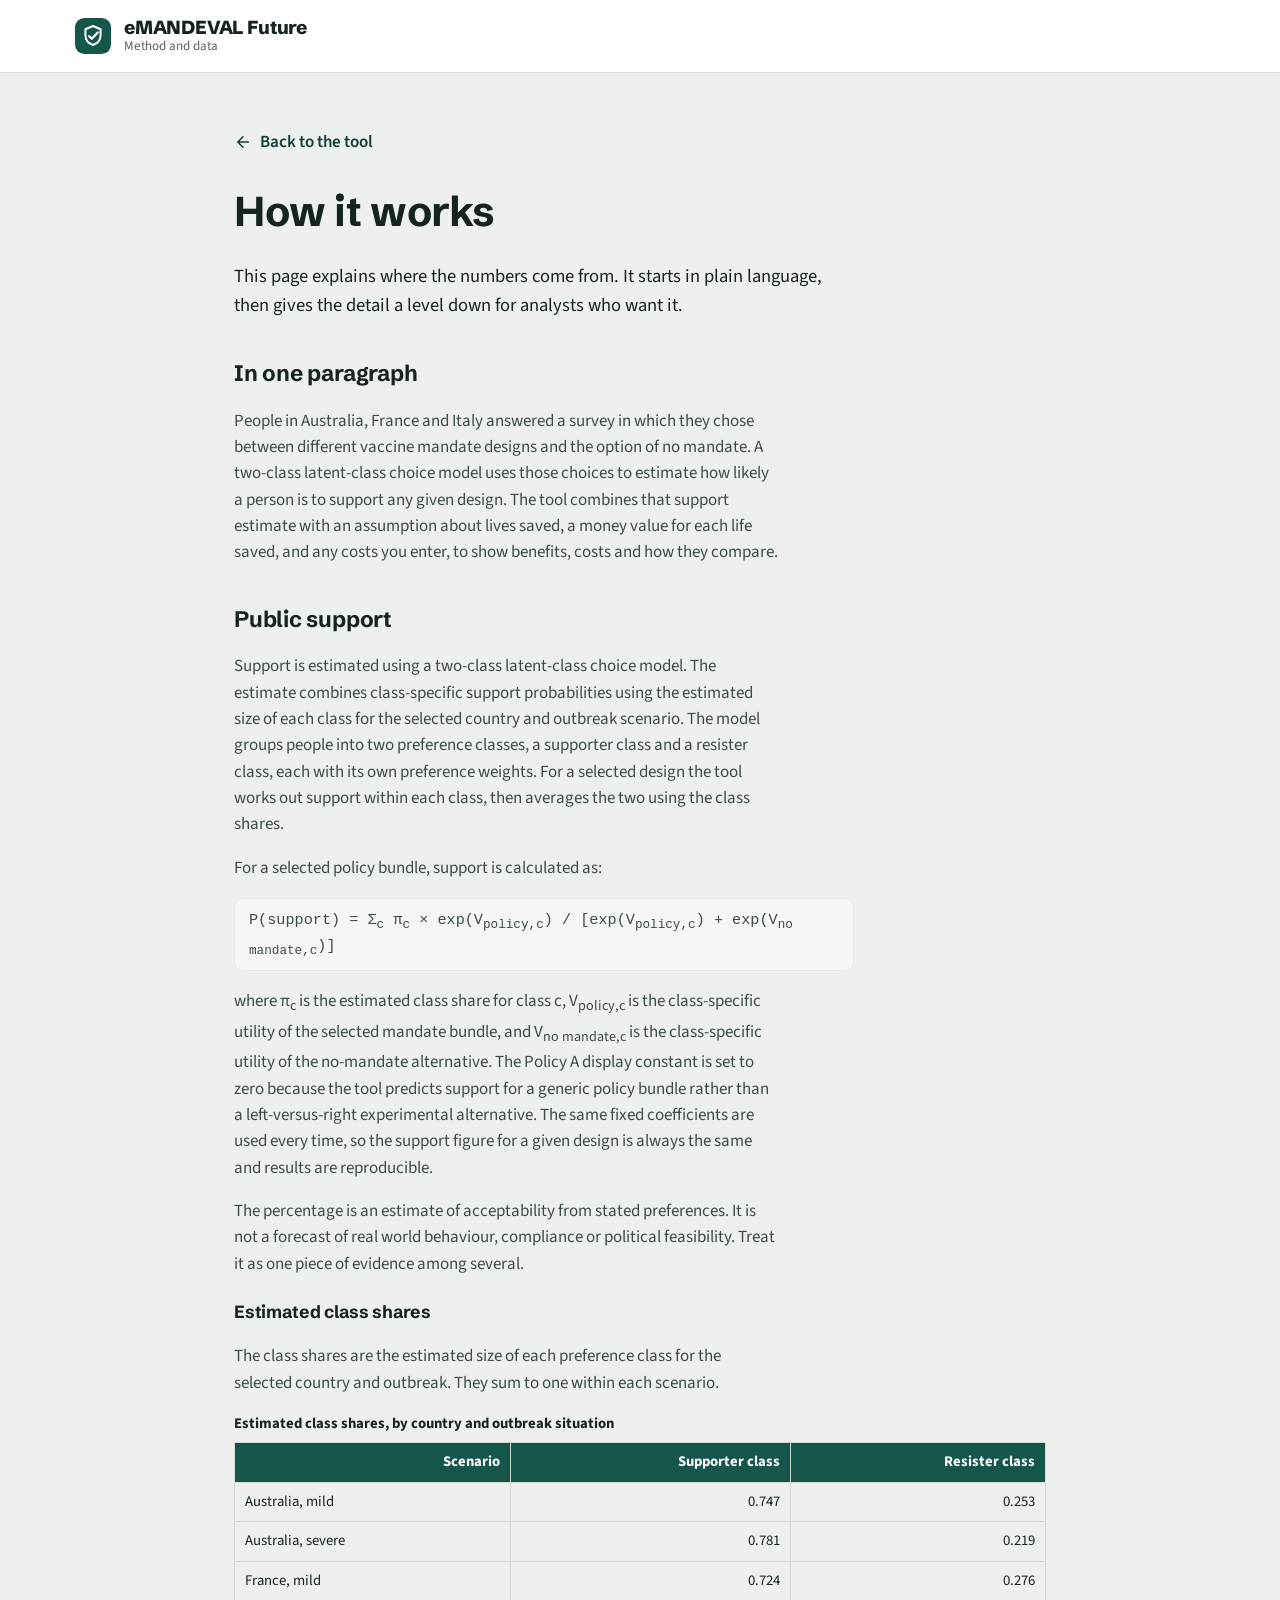
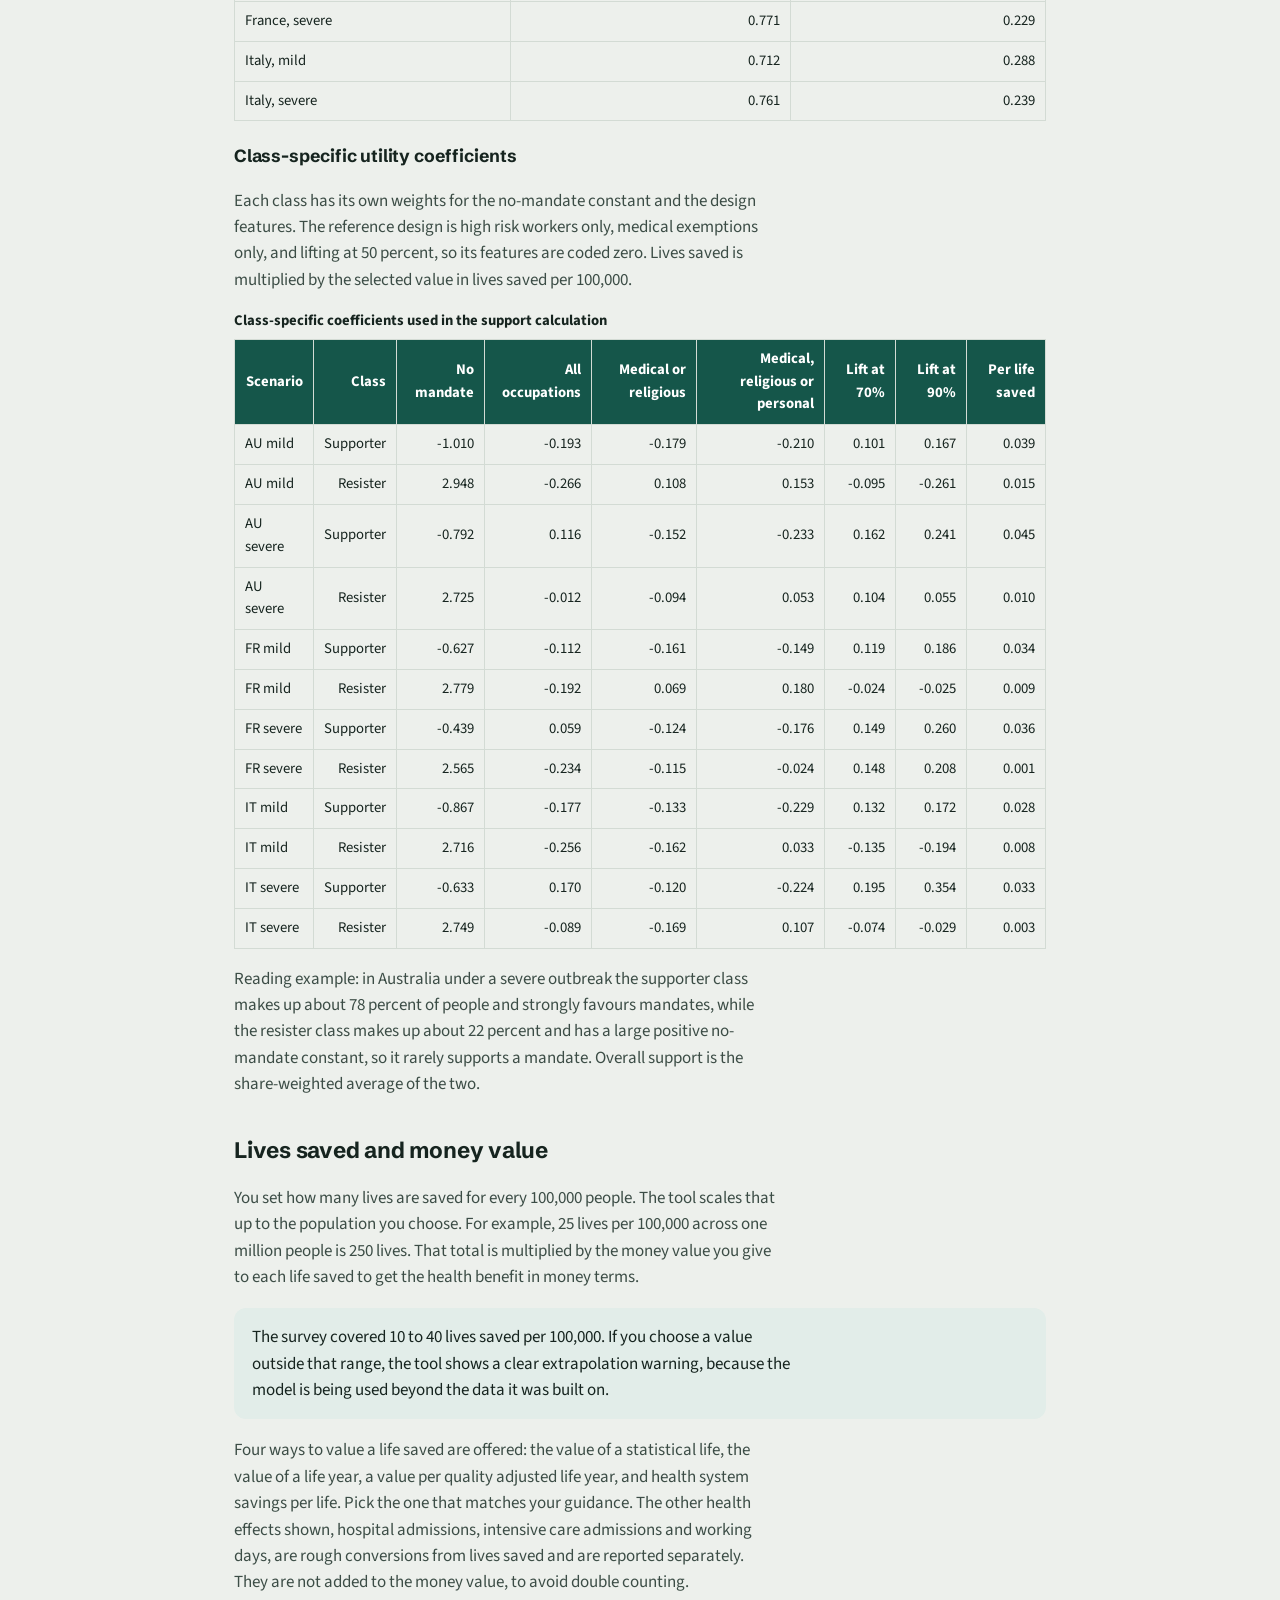
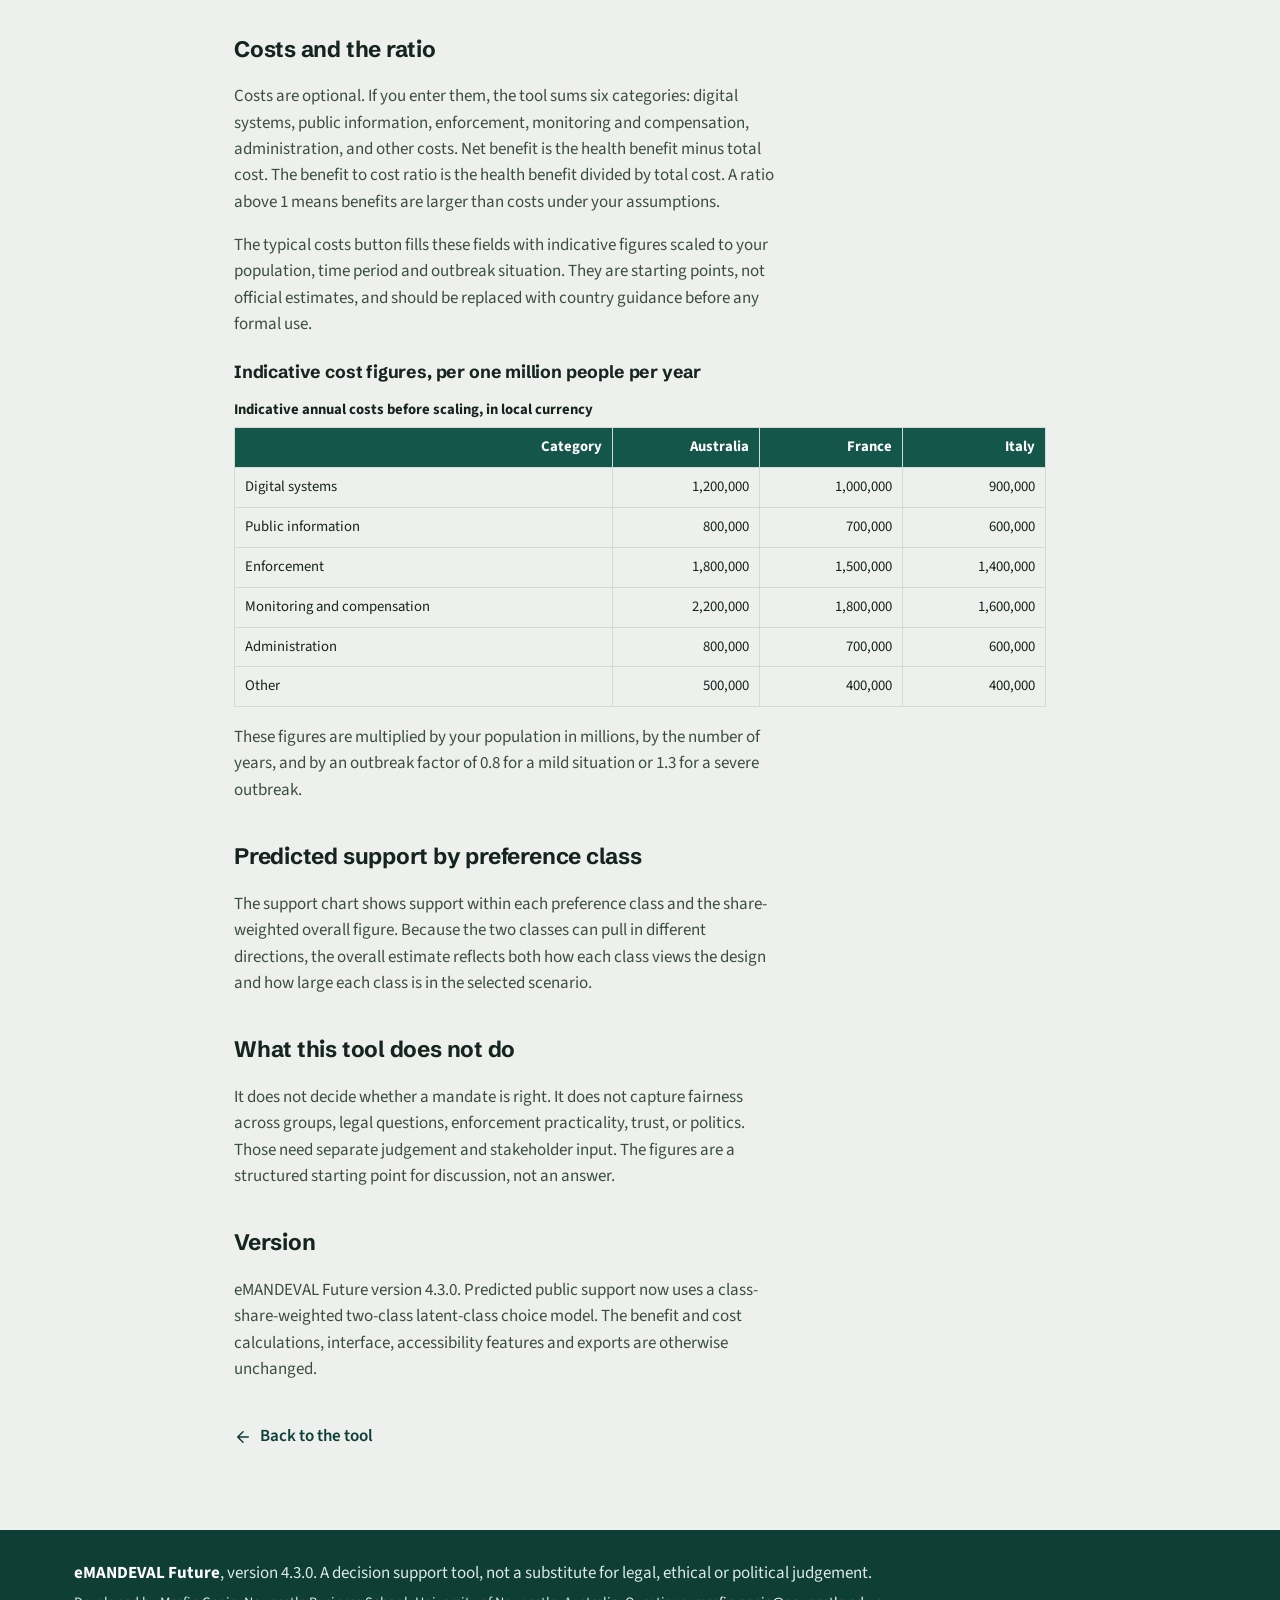
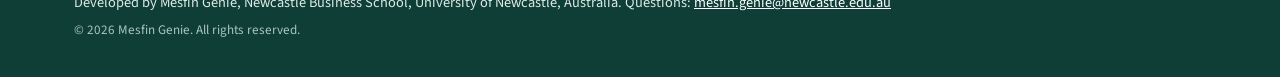
<file: methodology.html>
<!DOCTYPE html>
<html lang="en">
<head>
  <meta charset="UTF-8" />
  <title>How it works: method and data | eMANDEVAL Future</title>
  <meta name="viewport" content="width=device-width, initial-scale=1" />
  <meta name="theme-color" content="#0E3E36" />
  <meta name="description" content="The data, model and calculations behind the eMANDEVAL Future vaccine mandate decision aid, in plain language with the detail a level down." />
  <link rel="preconnect" href="https://fonts.googleapis.com" />
  <link rel="preconnect" href="https://fonts.gstatic.com" crossorigin />
  <link href="https://fonts.googleapis.com/css2?family=Schibsted+Grotesk:wght@500;600;700;800&family=Source+Sans+3:ital,wght@0,400;0,500;0,600;0,700;1,400&display=swap" rel="stylesheet" />
  <link rel="stylesheet" href="styles.css" />
  <style>
    .doc { max-width: 860px; }
    .doc h1 { font-size: clamp(1.8rem, 4vw, 2.6rem); margin: 0 0 8px; }
    .doc h2 { font-size: 1.4rem; margin: 36px 0 10px; }
    .doc h3 { font-size: 1.1rem; margin: 22px 0 6px; }
    .doc p, .doc li { color: var(--ink-soft); max-width: 68ch; }
    .doc .lead { font-size: 1.16rem; color: var(--ink); }
    .back { display: inline-flex; align-items: center; gap: 8px; margin-bottom: 24px; font-weight: 600; text-decoration: none; }
    .doc table { width: 100%; border-collapse: collapse; margin: 12px 0 6px; font-size: .92rem; font-variant-numeric: tabular-nums; }
    .doc caption { text-align: left; font-weight: 700; color: var(--ink); margin-bottom: 6px; }
    .doc th, .doc td { border: 1px solid var(--line); padding: 8px 10px; text-align: right; }
    .doc th[scope="row"], .doc td:first-child { text-align: left; }
    .doc thead th { background: var(--primary); color: #fff; }
    .note-box { background: var(--primary-tint); border-radius: var(--r-md); padding: 16px 18px; margin: 18px 0; }
    .note-box p { color: var(--ink); margin: 0; }
  </style>
</head>
<body data-text="m">
  <a class="skip-link" href="#doc-main">Skip to main content</a>
  <header class="masthead" role="banner">
    <div class="wrap masthead-inner">
      <a class="brand" href="index.html" aria-label="eMANDEVAL Future, back to the tool">
        <span class="brand-mark" aria-hidden="true">
          <svg viewBox="0 0 40 40" width="38" height="38" focusable="false">
            <rect x="1" y="1" width="38" height="38" rx="10" fill="var(--primary)"/>
            <path d="M20 9.5l8 3.4v6.1c0 5.2-3.4 9-8 10.5c-4.6-1.5-8-5.3-8-10.5v-6.1z" fill="none" stroke="#fff" stroke-width="2.1" stroke-linejoin="round"/>
            <path d="M16 20.2l2.7 2.7L25 16.3" fill="none" stroke="#fff" stroke-width="2.4" stroke-linecap="round" stroke-linejoin="round"/>
          </svg>
        </span>
        <span class="brand-text"><span class="brand-name">eMANDEVAL Future</span><span class="brand-tag">Method and data</span></span>
      </a>
    </div>
  </header>

  <main id="doc-main" class="band" tabindex="-1">
    <div class="wrap doc">
      <a class="back" href="index.html"><svg viewBox="0 0 24 24" width="18" height="18" aria-hidden="true" fill="none" stroke="currentColor" stroke-width="2" stroke-linecap="round" stroke-linejoin="round"><path d="M19 12H5M12 19l-7-7 7-7"/></svg>Back to the tool</a>

      <h1>How it works</h1>
      <p class="lead">This page explains where the numbers come from. It starts in plain language, then gives the detail a level down for analysts who want it.</p>

      <h2>In one paragraph</h2>
      <p>People in Australia, France and Italy answered a survey in which they chose between different vaccine mandate designs and the option of no mandate. A two-class latent-class choice model uses those choices to estimate how likely a person is to support any given design. The tool combines that support estimate with an assumption about lives saved, a money value for each life saved, and any costs you enter, to show benefits, costs and how they compare.</p>

      <h2>Public support</h2>
      <p>Support is estimated using a two-class latent-class choice model. The estimate combines class-specific support probabilities using the estimated size of each class for the selected country and outbreak scenario. The model groups people into two preference classes, a supporter class and a resister class, each with its own preference weights. For a selected design the tool works out support within each class, then averages the two using the class shares.</p>
      <p>For a selected policy bundle, support is calculated as:</p>
      <p class="formula">P(support) = &Sigma;<sub>c</sub> &pi;<sub>c</sub> &times; exp(V<sub>policy,c</sub>) / [exp(V<sub>policy,c</sub>) + exp(V<sub>no mandate,c</sub>)]</p>
      <p>where &pi;<sub>c</sub> is the estimated class share for class c, V<sub>policy,c</sub> is the class-specific utility of the selected mandate bundle, and V<sub>no mandate,c</sub> is the class-specific utility of the no-mandate alternative. The Policy A display constant is set to zero because the tool predicts support for a generic policy bundle rather than a left-versus-right experimental alternative. The same fixed coefficients are used every time, so the support figure for a given design is always the same and results are reproducible.</p>
      <p>The percentage is an estimate of acceptability from stated preferences. It is not a forecast of real world behaviour, compliance or political feasibility. Treat it as one piece of evidence among several.</p>

      <h3>Estimated class shares</h3>
      <p>The class shares are the estimated size of each preference class for the selected country and outbreak. They sum to one within each scenario.</p>
      <table>
        <caption>Estimated class shares, by country and outbreak situation</caption>
        <thead><tr><th scope="col">Scenario</th><th scope="col">Supporter class</th><th scope="col">Resister class</th></tr></thead>
        <tbody>
          <tr><td>Australia, mild</td><td>0.747</td><td>0.253</td></tr>
          <tr><td>Australia, severe</td><td>0.781</td><td>0.219</td></tr>
          <tr><td>France, mild</td><td>0.724</td><td>0.276</td></tr>
          <tr><td>France, severe</td><td>0.771</td><td>0.229</td></tr>
          <tr><td>Italy, mild</td><td>0.712</td><td>0.288</td></tr>
          <tr><td>Italy, severe</td><td>0.761</td><td>0.239</td></tr>
        </tbody>
      </table>

      <h3>Class-specific utility coefficients</h3>
      <p>Each class has its own weights for the no-mandate constant and the design features. The reference design is high risk workers only, medical exemptions only, and lifting at 50 percent, so its features are coded zero. Lives saved is multiplied by the selected value in lives saved per 100,000.</p>
      <table>
        <caption>Class-specific coefficients used in the support calculation</caption>
        <thead>
          <tr><th scope="col">Scenario</th><th scope="col">Class</th><th scope="col">No mandate</th><th scope="col">All occupations</th><th scope="col">Medical or religious</th><th scope="col">Medical, religious or personal</th><th scope="col">Lift at 70%</th><th scope="col">Lift at 90%</th><th scope="col">Per life saved</th></tr>
        </thead>
        <tbody>
          <tr><td>AU mild</td><td>Supporter</td><td>-1.010</td><td>-0.193</td><td>-0.179</td><td>-0.210</td><td>0.101</td><td>0.167</td><td>0.039</td></tr>
          <tr><td>AU mild</td><td>Resister</td><td>2.948</td><td>-0.266</td><td>0.108</td><td>0.153</td><td>-0.095</td><td>-0.261</td><td>0.015</td></tr>
          <tr><td>AU severe</td><td>Supporter</td><td>-0.792</td><td>0.116</td><td>-0.152</td><td>-0.233</td><td>0.162</td><td>0.241</td><td>0.045</td></tr>
          <tr><td>AU severe</td><td>Resister</td><td>2.725</td><td>-0.012</td><td>-0.094</td><td>0.053</td><td>0.104</td><td>0.055</td><td>0.010</td></tr>
          <tr><td>FR mild</td><td>Supporter</td><td>-0.627</td><td>-0.112</td><td>-0.161</td><td>-0.149</td><td>0.119</td><td>0.186</td><td>0.034</td></tr>
          <tr><td>FR mild</td><td>Resister</td><td>2.779</td><td>-0.192</td><td>0.069</td><td>0.180</td><td>-0.024</td><td>-0.025</td><td>0.009</td></tr>
          <tr><td>FR severe</td><td>Supporter</td><td>-0.439</td><td>0.059</td><td>-0.124</td><td>-0.176</td><td>0.149</td><td>0.260</td><td>0.036</td></tr>
          <tr><td>FR severe</td><td>Resister</td><td>2.565</td><td>-0.234</td><td>-0.115</td><td>-0.024</td><td>0.148</td><td>0.208</td><td>0.001</td></tr>
          <tr><td>IT mild</td><td>Supporter</td><td>-0.867</td><td>-0.177</td><td>-0.133</td><td>-0.229</td><td>0.132</td><td>0.172</td><td>0.028</td></tr>
          <tr><td>IT mild</td><td>Resister</td><td>2.716</td><td>-0.256</td><td>-0.162</td><td>0.033</td><td>-0.135</td><td>-0.194</td><td>0.008</td></tr>
          <tr><td>IT severe</td><td>Supporter</td><td>-0.633</td><td>0.170</td><td>-0.120</td><td>-0.224</td><td>0.195</td><td>0.354</td><td>0.033</td></tr>
          <tr><td>IT severe</td><td>Resister</td><td>2.749</td><td>-0.089</td><td>-0.169</td><td>0.107</td><td>-0.074</td><td>-0.029</td><td>0.003</td></tr>
        </tbody>
      </table>
      <p>Reading example: in Australia under a severe outbreak the supporter class makes up about 78 percent of people and strongly favours mandates, while the resister class makes up about 22 percent and has a large positive no-mandate constant, so it rarely supports a mandate. Overall support is the share-weighted average of the two.</p>

      <h2>Lives saved and money value</h2>
      <p>You set how many lives are saved for every 100,000 people. The tool scales that up to the population you choose. For example, 25 lives per 100,000 across one million people is 250 lives. That total is multiplied by the money value you give to each life saved to get the health benefit in money terms.</p>
      <div class="note-box"><p>The survey covered 10 to 40 lives saved per 100,000. If you choose a value outside that range, the tool shows a clear extrapolation warning, because the model is being used beyond the data it was built on.</p></div>
      <p>Four ways to value a life saved are offered: the value of a statistical life, the value of a life year, a value per quality adjusted life year, and health system savings per life. Pick the one that matches your guidance. The other health effects shown, hospital admissions, intensive care admissions and working days, are rough conversions from lives saved and are reported separately. They are not added to the money value, to avoid double counting.</p>

      <h2>Costs and the ratio</h2>
      <p>Costs are optional. If you enter them, the tool sums six categories: digital systems, public information, enforcement, monitoring and compensation, administration, and other costs. Net benefit is the health benefit minus total cost. The benefit to cost ratio is the health benefit divided by total cost. A ratio above 1 means benefits are larger than costs under your assumptions.</p>
      <p>The typical costs button fills these fields with indicative figures scaled to your population, time period and outbreak situation. They are starting points, not official estimates, and should be replaced with country guidance before any formal use.</p>

      <h3>Indicative cost figures, per one million people per year</h3>
      <table>
        <caption>Indicative annual costs before scaling, in local currency</caption>
        <thead><tr><th scope="col">Category</th><th scope="col">Australia</th><th scope="col">France</th><th scope="col">Italy</th></tr></thead>
        <tbody>
          <tr><td>Digital systems</td><td>1,200,000</td><td>1,000,000</td><td>900,000</td></tr>
          <tr><td>Public information</td><td>800,000</td><td>700,000</td><td>600,000</td></tr>
          <tr><td>Enforcement</td><td>1,800,000</td><td>1,500,000</td><td>1,400,000</td></tr>
          <tr><td>Monitoring and compensation</td><td>2,200,000</td><td>1,800,000</td><td>1,600,000</td></tr>
          <tr><td>Administration</td><td>800,000</td><td>700,000</td><td>600,000</td></tr>
          <tr><td>Other</td><td>500,000</td><td>400,000</td><td>400,000</td></tr>
        </tbody>
      </table>
      <p>These figures are multiplied by your population in millions, by the number of years, and by an outbreak factor of 0.8 for a mild situation or 1.3 for a severe outbreak.</p>

      <h2>Predicted support by preference class</h2>
      <p>The support chart shows support within each preference class and the share-weighted overall figure. Because the two classes can pull in different directions, the overall estimate reflects both how each class views the design and how large each class is in the selected scenario.</p>

      <h2>What this tool does not do</h2>
      <p>It does not decide whether a mandate is right. It does not capture fairness across groups, legal questions, enforcement practicality, trust, or politics. Those need separate judgement and stakeholder input. The figures are a structured starting point for discussion, not an answer.</p>

      <h2>Version</h2>
      <p>eMANDEVAL Future version 4.3.0. Predicted public support now uses a class-share-weighted two-class latent-class choice model. The benefit and cost calculations, interface, accessibility features and exports are otherwise unchanged.</p>

      <a class="back" href="index.html" style="margin-top:24px"><svg viewBox="0 0 24 24" width="18" height="18" aria-hidden="true" fill="none" stroke="currentColor" stroke-width="2" stroke-linecap="round" stroke-linejoin="round"><path d="M19 12H5M12 19l-7-7 7-7"/></svg>Back to the tool</a>
    </div>
  </main>

  <footer class="site-footer">
    <div class="wrap footer-inner">
      <p><strong>eMANDEVAL Future</strong>, version 4.3.0. A decision support tool, not a substitute for legal, ethical or political judgement.</p>
      <p class="footer-credit">Developed by Mesfin Genie, Newcastle Business School, University of Newcastle, Australia. Questions: <a href="mailto:mesfin.genie@newcastle.edu.au">mesfin.genie@newcastle.edu.au</a></p>
      <p class="footer-rights">&copy; 2026 Mesfin Genie. All rights reserved.</p>
    </div>
  </footer>
</body>
</html>
</file>
<file: styles.css>
/* =======================================================================
   eMANDEVAL Future v4.0.0
   Design system: soft sage paper, deep teal-green primary, ochre accent
   used once, Schibsted Grotesk display + Source Sans 3 body, tabular data.
   Accessibility is a first class concern: visible focus, text-size and
   high-contrast modes, reduced motion, large touch targets.
   ======================================================================= */

:root {
  /* Palette */
  --paper:        #EDF0EC;
  --surface:      #FFFFFF;
  --surface-2:    #F5F7F4;
  --ink:          #16241F;
  --ink-soft:     #3C4D46;
  --ink-faint:    #566460;
  --line:         #D3DBD4;
  --line-soft:    #E3E8E2;

  --primary:      #15564A;
  --primary-strong:#0E3E36;
  --primary-tint: #E2EDE9;
  --accent:       #B26A00;

  --good:         #226347;
  --good-bg:      #E4F1E9;
  --warn:         #8A5A00;
  --warn-bg:      #F6ECD8;
  --bad:          #B3261E;
  --bad-bg:       #F8E6E4;

  /* Type */
  --display: 'Schibsted Grotesk', 'Segoe UI', system-ui, sans-serif;
  --body:    'Source Sans 3', 'Segoe UI', system-ui, sans-serif;

  /* Scale, radius, shadow */
  --r-sm: 8px; --r-md: 12px; --r-lg: 18px; --r-pill: 999px;
  --sh-1: 0 1px 2px rgba(16,36,31,.06);
  --sh-2: 0 6px 20px rgba(16,36,31,.10);
  --sh-3: 0 14px 40px rgba(16,36,31,.16);
  --maxw: 1180px;
  --ease: .18s ease;
  --focus: 0 0 0 3px var(--surface), 0 0 0 6px var(--accent);
}

/* Text size modes (set on <body data-text>) */
body[data-text="s"]  { font-size: 15px; }
body[data-text="m"]  { font-size: 17px; }
body[data-text="l"]  { font-size: 19px; }
body[data-text="xl"] { font-size: 21px; }

*, *::before, *::after { box-sizing: border-box; }
html { -webkit-text-size-adjust: 100%; scroll-behavior: smooth; scroll-padding-top: 130px; }
html, body { margin: 0; padding: 0; }
body {
  font-family: var(--body);
  line-height: 1.55;
  color: var(--ink);
  background: var(--paper);
  padding-bottom: 0;
}
@media (max-width: 720px) { body { padding-bottom: 68px; } }

h1, h2, h3, legend, .brand-name, .support-value, .figure-val {
  font-family: var(--display);
  letter-spacing: -.01em;
}
img, svg, canvas { max-width: 100%; }
a { color: var(--primary-strong); }

/* Accessibility utilities */
.vis-hidden {
  position: absolute !important; width: 1px; height: 1px;
  padding: 0; margin: -1px; overflow: hidden;
  clip: rect(0 0 0 0); white-space: nowrap; border: 0;
}
.skip-link {
  position: absolute; left: 12px; top: -60px; z-index: 200;
  background: var(--primary-strong); color: #fff; padding: 12px 18px;
  border-radius: var(--r-sm); font-weight: 600; text-decoration: none;
  transition: top var(--ease);
}
.skip-link:focus { top: 12px; }

:focus-visible {
  outline: none;
  box-shadow: var(--focus);
  border-radius: var(--r-sm);
}
.wrap { width: 100%; max-width: var(--maxw); margin: 0 auto; padding: 0 24px; }
@media (max-width: 600px) { .wrap { padding: 0 16px; } }

/* ---------------- Buttons ---------------- */
.btn {
  font-family: var(--body); font-size: 1rem; font-weight: 600;
  display: inline-flex; align-items: center; justify-content: center; gap: 8px;
  min-height: 46px; padding: 11px 20px; border-radius: var(--r-pill);
  border: 1.5px solid transparent; cursor: pointer; text-decoration: none;
  transition: background var(--ease), border-color var(--ease), color var(--ease), transform var(--ease);
}
.btn:active { transform: translateY(1px); }
.btn-primary { background: var(--primary); color: #fff; }
.btn-primary:hover { background: var(--primary-strong); }
.btn-quiet { background: var(--surface); color: var(--primary-strong); border-color: var(--line); }
.btn-quiet:hover { border-color: var(--primary); background: var(--surface-2); }
.btn-block { width: 100%; }
.btn-danger-quiet { background: var(--surface); color: var(--bad); border-color: var(--line); }
.btn-danger-quiet:hover { border-color: var(--bad); background: var(--bad-bg); }

.link-btn {
  background: none; border: 0; padding: 4px 2px; cursor: pointer;
  color: var(--primary-strong); font: inherit; font-weight: 600;
  text-decoration: underline; text-underline-offset: 3px;
}
.help-dot {
  background: none; border: 0; cursor: pointer; font: inherit; font-size: .82em;
  color: var(--primary-strong); font-weight: 600; padding: 0 2px;
  text-decoration: underline dotted; text-underline-offset: 3px;
}

/* ---------------- Masthead ---------------- */
.masthead { background: var(--surface); border-bottom: 1px solid var(--line); position: sticky; top: 0; z-index: 80; }
.masthead-inner { display: flex; align-items: center; justify-content: space-between; gap: 16px; min-height: 72px; padding-top: 10px; padding-bottom: 10px; }
.brand { display: flex; align-items: center; gap: 12px; text-decoration: none; color: var(--ink); }
.brand-mark { display: flex; }
.brand-text { display: flex; flex-direction: column; line-height: 1.1; }
.brand-name { font-weight: 800; font-size: 1.18rem; }
.brand-tag { font-size: .82rem; color: var(--ink-faint); }

.utilities { display: flex; align-items: center; gap: 8px; flex-wrap: wrap; }
.util-group { display: flex; align-items: center; gap: 4px; }
.util-label { font-size: .8rem; color: var(--ink-faint); margin-right: 2px; }
.util-btn {
  font-family: var(--body); font-size: .9rem; font-weight: 600;
  background: var(--surface); border: 1.5px solid var(--line); color: var(--ink-soft);
  min-height: 40px; padding: 6px 12px; border-radius: var(--r-pill);
  cursor: pointer; display: inline-flex; align-items: center; gap: 6px;
  transition: border-color var(--ease), background var(--ease), color var(--ease);
}
.util-btn:hover { border-color: var(--primary); color: var(--primary-strong); }
.util-btn#text-dec, .util-btn#text-inc { min-width: 40px; justify-content: center; padding: 6px 10px; }
.util-toggle[aria-pressed="true"] { background: var(--primary); color: #fff; border-color: var(--primary); }
.util-cta { color: var(--primary-strong); border-color: var(--primary); }
.util-cta:hover { background: var(--primary-tint); }

.subnav { background: var(--surface-2); border-bottom: 1px solid var(--line); }
.subnav-inner { display: flex; align-items: center; gap: 4px; overflow-x: auto; }
.subnav-link {
  padding: 12px 14px; font-weight: 600; color: var(--ink-soft); text-decoration: none;
  border-bottom: 3px solid transparent; white-space: nowrap;
}
.subnav-link:hover { color: var(--primary-strong); }
.subnav-link.is-current { color: var(--primary-strong); border-bottom-color: var(--primary); }
.save-state { margin-left: auto; font-size: .82rem; color: var(--ink-faint); padding-right: 4px; white-space: nowrap; }

/* ---------------- Bands ---------------- */
.band { padding: 56px 0; }
.band-hero { background: linear-gradient(180deg, var(--surface) 0%, var(--paper) 100%); padding-top: 48px; }
.band-console { background: var(--paper); padding: 8px 0 56px; }
.band-method { background: var(--surface); border-top: 1px solid var(--line); }

.eyebrow { text-transform: uppercase; letter-spacing: .14em; font-size: .78rem; font-weight: 700; color: var(--primary); margin: 0 0 10px; }
.hero-grid { display: grid; grid-template-columns: 1.4fr 1fr; gap: 40px; align-items: start; }
.hero-copy h1 { font-size: clamp(1.9rem, 4vw, 2.9rem); line-height: 1.08; margin: 0 0 16px; }
.lede { font-size: 1.16rem; color: var(--ink-soft); margin: 0 0 22px; max-width: 38ch; }
.hero-actions { display: flex; flex-wrap: wrap; gap: 12px; margin-bottom: 14px; }
.hero-note { font-size: .92rem; color: var(--ink-faint); margin: 0; }

.hero-side { background: var(--surface); border: 1px solid var(--line); border-radius: var(--r-lg); padding: 22px; box-shadow: var(--sh-1); }
.side-title { font-size: 1.1rem; margin: 0 0 4px; }
.side-sub { font-size: .92rem; color: var(--ink-faint); margin: 0 0 14px; }
.preset-list { list-style: none; margin: 0; padding: 0; display: grid; gap: 10px; }
.preset {
  width: 100%; text-align: left; background: var(--surface-2); border: 1.5px solid var(--line);
  border-radius: var(--r-md); padding: 14px 16px; cursor: pointer; display: grid; gap: 3px;
  transition: border-color var(--ease), background var(--ease);
}
.preset:hover { border-color: var(--primary); background: var(--primary-tint); }
.preset-name { font-weight: 700; color: var(--ink); }
.preset-desc { font-size: .9rem; color: var(--ink-faint); }

/* ---------------- Console grid ---------------- */
.console-grid { display: grid; grid-template-columns: minmax(340px, 420px) 1fr; gap: 28px; align-items: start; }
.panel { background: var(--surface); border: 1px solid var(--line); border-radius: var(--r-lg); box-shadow: var(--sh-1); padding: 24px; }
.panel-build { align-self: start; }
.panel-head { display: flex; align-items: baseline; justify-content: space-between; gap: 8px 12px; margin-bottom: 6px; flex-wrap: wrap; }
.panel-head h2 { font-size: 1.45rem; margin: 0; }
.config-pill { font-size: .85rem; font-weight: 600; color: var(--primary-strong); background: var(--primary-tint); padding: 5px 12px; border-radius: var(--r-pill); white-space: normal; }

/* Fieldsets and controls */
.field-set { border: 0; border-top: 1px solid var(--line-soft); margin: 18px 0 0; padding: 18px 0 0; }
.field-set legend { font-size: 1.02rem; font-weight: 700; padding: 0; color: var(--ink); }
.control { margin-top: 16px; }
.control:first-of-type { margin-top: 14px; }
.control-label, .control > label {
  display: block; font-weight: 600; margin-bottom: 7px; color: var(--ink);
}
.unit { font-weight: 400; color: var(--ink-faint); font-size: .9em; }
.opt-tag { font-weight: 400; font-size: .8em; color: var(--ink-faint); }
.control-help { font-size: .88rem; color: var(--ink-faint); margin: 7px 0 0; }

select, input[type="number"], input[type="text"] {
  width: 100%; font: inherit; color: var(--ink); background: var(--surface);
  border: 1.5px solid var(--line); border-radius: var(--r-sm);
  padding: 11px 12px; min-height: 46px;
}
select:hover, input:hover { border-color: var(--ink-faint); }
input[inputmode="numeric"], input[inputmode="decimal"] { font-variant-numeric: tabular-nums; }

/* Chips (radio groups) */
.chips { display: flex; flex-wrap: wrap; gap: 8px; }
.chip {
  font: inherit; font-weight: 600; cursor: pointer; min-height: 44px;
  padding: 9px 16px; border-radius: var(--r-pill);
  background: var(--surface-2); border: 1.5px solid var(--line); color: var(--ink-soft);
  transition: all var(--ease);
}
.chip:hover { border-color: var(--primary); color: var(--primary-strong); }
.chip[aria-checked="true"] { background: var(--primary); border-color: var(--primary); color: #fff; }

/* Slider */
.slider-row { display: flex; align-items: center; gap: 14px; }
input[type="range"] { flex: 1; height: 30px; accent-color: var(--primary); }
.slider-out {
  min-width: 54px; text-align: center; font-family: var(--display); font-weight: 700;
  font-size: 1.15rem; background: var(--primary-tint); color: var(--primary-strong);
  border-radius: var(--r-sm); padding: 6px 8px; font-variant-numeric: tabular-nums;
}
.slider-scale { position: relative; height: 16px; margin-top: 2px; }
.slider-scale span { position: absolute; transform: translateX(-50%); font-size: .76rem; color: var(--ink-faint); }
.slider-scale span::before { content: ""; position: absolute; left: 50%; top: -6px; width: 1px; height: 5px; background: var(--line); }

/* Disclosure */
.disclosure { border-top: 1px solid var(--line-soft); margin-top: 18px; }
.disclosure > summary {
  list-style: none; cursor: pointer; font-weight: 700; padding: 16px 0 0;
  display: flex; align-items: center; gap: 8px; min-height: 44px;
}
.disclosure > summary::-webkit-details-marker { display: none; }
.disclosure > summary::before {
  content: ""; width: 9px; height: 9px; border-right: 2px solid var(--primary);
  border-bottom: 2px solid var(--primary); transform: rotate(-45deg); transition: transform var(--ease);
}
.disclosure[open] > summary::before { transform: rotate(45deg); }
.disclosure-body { padding: 6px 0 16px; }
.cost-grid { display: grid; grid-template-columns: 1fr 1fr; gap: 12px; margin-top: 14px; }
.cost-total { font-weight: 700; margin: 14px 0 0; font-variant-numeric: tabular-nums; }

/* ---------------- Results ---------------- */
.panel-results { display: flex; flex-direction: column; }

/* Support meter signature */
.support-card { background: var(--surface-2); border: 1px solid var(--line); border-radius: var(--r-lg); padding: 22px; margin-top: 14px; }
.support-top { display: flex; align-items: flex-start; justify-content: space-between; gap: 16px; }
.support-kicker { text-transform: uppercase; letter-spacing: .1em; font-size: .76rem; font-weight: 700; color: var(--ink-faint); margin: 0 0 4px; }
.support-value { margin: 0; font-size: clamp(2.6rem, 7vw, 3.6rem); line-height: 1; font-weight: 800; color: var(--ink); font-variant-numeric: tabular-nums; }
.support-pct { font-size: .9rem; font-weight: 600; color: var(--ink-faint); margin-left: 8px; font-family: var(--body); }
.support-verdict { font-weight: 700; padding: 7px 14px; border-radius: var(--r-pill); font-size: .92rem; white-space: nowrap; }
.support-verdict.lvl-good { background: var(--good-bg); color: var(--good); }
.support-verdict.lvl-mid  { background: var(--warn-bg); color: var(--warn); }
.support-verdict.lvl-low  { background: var(--bad-bg); color: var(--bad); }
.meter { width: 100%; height: auto; margin: 16px 0 10px; display: block; }
.support-plain { margin: 0; color: var(--ink-soft); }

/* Extrapolation banner */
.extrap {
  display: flex; align-items: flex-start; gap: 10px; margin-top: 16px;
  background: var(--bad-bg); border: 1.5px solid #E2A9A4; border-left: 5px solid var(--bad);
  color: #7E1A14; border-radius: var(--r-md); padding: 12px 14px; font-weight: 600; line-height: 1.45;
}
.extrap[hidden] { display: none; }
.extrap svg { flex-shrink: 0; margin-top: 2px; color: var(--bad); }

/* Figures */
.figures-h { font-size: 1.05rem; margin: 24px 0 12px; }
.figures { display: grid; grid-template-columns: 1fr 1fr; gap: 12px; }
.figure { background: var(--surface-2); border: 1px solid var(--line-soft); border-radius: var(--r-md); padding: 14px 16px; }
.figure-wide { grid-column: 1 / -1; display: flex; align-items: baseline; flex-wrap: wrap; gap: 8px 14px; }
.figure-label { display: block; font-size: .86rem; color: var(--ink-faint); margin-bottom: 4px; }
.figure-val { font-size: 1.4rem; font-weight: 800; color: var(--ink); font-variant-numeric: tabular-nums; }
.figure-wide .figure-val { font-size: 1.7rem; }
.band-tag { font-weight: 700; font-size: .82rem; padding: 4px 11px; border-radius: var(--r-pill); }
.band-tag.lvl-good { background: var(--good-bg); color: var(--good); }
.band-tag.lvl-mid  { background: var(--warn-bg); color: var(--warn); }
.band-tag.lvl-low  { background: var(--bad-bg); color: var(--bad); }

/* Interpretation */
.interpret { background: var(--primary-tint); border-radius: var(--r-md); padding: 18px 20px; margin-top: 20px; }
.interpret h3 { margin: 0 0 8px; font-size: 1.05rem; color: var(--primary-strong); }
.interpret p { margin: 0; color: var(--ink); }

/* Charts */
.charts { display: grid; grid-template-columns: 1fr 1fr; gap: 16px; }
.chart-card { margin: 0; min-width: 0; background: var(--surface); border: 1px solid var(--line-soft); border-radius: var(--r-md); padding: 14px; }
.chart-card figcaption { font-weight: 700; font-size: .92rem; margin-bottom: 10px; }
/* Fixed height container is essential: Chart.js with maintainAspectRatio false
   will grow without bound if its parent has no defined height. */
.chart-box { position: relative; width: 100%; height: 200px; }
.chart-box canvas { display: block; }
.chart-empty { font-size: .88rem; color: var(--ink-faint); text-align: center; padding: 18px 0; margin: 0; }

/* Ranges and metrics */
.ranges { margin-top: 22px; border-top: 1px solid var(--line-soft); padding-top: 18px; }
.ranges h3 { font-size: 1.05rem; margin: 0 0 4px; }
.range-list, .metric-list { display: grid; gap: 10px; margin: 12px 0 0; }
.range-list > div, .metric-list > div { display: flex; justify-content: space-between; gap: 14px; padding: 10px 0; border-bottom: 1px solid var(--line-soft); }
.range-list dt, .metric-list dt { color: var(--ink-soft); font-weight: 600; margin: 0; }
.range-list dd, .metric-list dd { margin: 0; font-weight: 600; text-align: right; font-variant-numeric: tabular-nums; }

.result-actions { display: flex; flex-wrap: wrap; gap: 10px; margin-top: 24px; }

/* ---------------- Compare ---------------- */
.section-head { margin-bottom: 22px; }
.section-head h2 { font-size: 1.7rem; margin: 0 0 6px; }
.section-sub { color: var(--ink-soft); margin: 0; max-width: 60ch; }
.compare-empty { background: var(--surface); border: 1px dashed var(--line); border-radius: var(--r-lg); padding: 28px; text-align: center; color: var(--ink-soft); }
.table-scroll { overflow-x: auto; border: 1px solid var(--line); border-radius: var(--r-lg); background: var(--surface); }
.data-table { width: 100%; border-collapse: collapse; font-size: .94rem; min-width: 720px; }
.data-table caption { text-align: left; }
.data-table th, .data-table td { padding: 12px 14px; text-align: left; border-bottom: 1px solid var(--line-soft); white-space: nowrap; }
.data-table thead th { background: var(--primary); color: #fff; font-family: var(--display); position: sticky; top: 0; }
.data-table tbody tr:hover { background: var(--surface-2); }
.data-table td.num { text-align: right; font-variant-numeric: tabular-nums; }
.row-extrap td:first-child::after { content: " (extrapolated)"; color: var(--bad); font-weight: 600; font-size: .82em; }
.compare-actions { display: flex; flex-wrap: wrap; gap: 10px; margin-top: 18px; }
.mini-remove { background: none; border: 1.5px solid var(--line); border-radius: var(--r-pill); padding: 6px 12px; cursor: pointer; font: inherit; font-weight: 600; color: var(--bad); min-height: 38px; }
.mini-remove:hover { border-color: var(--bad); background: var(--bad-bg); }

/* ---------------- Method ---------------- */
.method-grid { display: grid; grid-template-columns: 1.5fr 1fr; gap: 36px; align-items: start; }
.prose h3 { font-size: 1.12rem; margin: 22px 0 6px; }
.prose p { margin: 0 0 6px; color: var(--ink-soft); max-width: 64ch; }
.method-actions { display: flex; flex-wrap: wrap; gap: 12px; margin-top: 22px; }
.callout { background: var(--primary-tint); border-radius: var(--r-lg); padding: 22px; }
.callout h3 { margin: 0 0 12px; font-size: 1.1rem; color: var(--primary-strong); }
.callout ul { margin: 0; padding-left: 18px; color: var(--ink); }
.callout li { margin-bottom: 10px; }

/* ---------------- Footer ---------------- */
.site-footer { background: var(--primary-strong); color: #DCEAE6; padding: 30px 0; }
.footer-inner p { margin: 0 0 6px; }
.footer-inner strong { color: #fff; }
.footer-soft { font-size: .9rem; color: #A9C5BE; }
.footer-credit { font-size: .9rem; color: #DCEAE6; margin-top: 12px; }
.footer-credit a { color: #fff; text-decoration: underline; }
.footer-rights { font-size: .82rem; color: #A9C5BE; }
.formula { font-family: ui-monospace, "Cascadia Code", Consolas, monospace; background: var(--surface-2); border: 1px solid var(--line-soft); border-radius: var(--r-sm); padding: 10px 14px; overflow-x: auto; font-size: .95rem; }
.support-method { margin-top: 14px; }
.support-method > summary { font-weight: 600; font-size: .92rem; color: var(--primary-strong); }
.support-method .disclosure-body { padding-top: 8px; }

/* ---------------- Mobile bar ---------------- */
.mobilebar { display: none; }
@media (max-width: 720px) {
  .mobilebar {
    display: flex; position: fixed; left: 0; right: 0; bottom: 0; z-index: 90;
    background: var(--surface); border-top: 1px solid var(--line); height: 64px;
  }
  .mb-link { flex: 1; display: flex; flex-direction: column; align-items: center; justify-content: center; gap: 3px; text-decoration: none; color: var(--ink-faint); font-size: .72rem; font-weight: 600; }
  .mb-link svg { width: 22px; height: 22px; }
  .mb-link.is-current { color: var(--primary-strong); }
}

/* ---------------- Modal ---------------- */
.modal { position: fixed; inset: 0; z-index: 150; display: flex; align-items: center; justify-content: center; padding: 20px; }
.modal[hidden] { display: none; }
.modal-backdrop { position: absolute; inset: 0; background: rgba(16,36,31,.5); }
.modal-box { position: relative; background: var(--surface); border-radius: var(--r-lg); box-shadow: var(--sh-3); max-width: 620px; width: 100%; max-height: 86vh; overflow: auto; padding: 24px 26px; }
.modal-head { display: flex; align-items: center; justify-content: space-between; margin-bottom: 12px; }
.modal-head h2 { margin: 0; }
.modal-close { background: none; border: 0; font-size: 1.8rem; line-height: 1; cursor: pointer; color: var(--ink-soft); min-width: 44px; min-height: 44px; }
.glossary dt { font-weight: 700; margin-top: 14px; }
.glossary dd { margin: 4px 0 0; color: var(--ink-soft); }

/* ---------------- Apply flow ---------------- */
.build-apply { margin-top: 22px; padding-top: 18px; border-top: 1px solid var(--line-soft); }
.apply-hint { font-size: .9rem; color: var(--ink-faint); margin: 0 0 10px; }
.apply-hint.is-dirty { color: var(--accent); font-weight: 600; }
.apply-btn { font-size: 1.05rem; }
.build-apply.is-dirty .apply-btn { box-shadow: 0 0 0 3px rgba(178,106,0,.28); }
.head-right { display: flex; align-items: center; gap: 8px; flex-wrap: wrap; }
.pending-pill { font-size: .8rem; font-weight: 700; color: #fff; background: var(--accent); padding: 4px 11px; border-radius: var(--r-pill); }
.pending-pill[hidden] { display: none; }
.applied-stamp { font-size: .78rem; font-weight: 600; color: var(--good); background: rgba(34,99,71,.1); padding: 4px 10px; border-radius: var(--r-pill); }
.applied-stamp[hidden] { display: none; }
.apply-banner {
  display: flex; align-items: center; justify-content: space-between; gap: 14px; flex-wrap: wrap;
  background: var(--warn-bg); border: 1.5px solid #E2C78A; border-left: 5px solid var(--accent);
  border-radius: var(--r-md); padding: 12px 16px; margin-top: 14px;
}
.apply-banner[hidden] { display: none; }
.apply-banner span { font-weight: 600; color: #6A4A00; }
.apply-banner .btn { min-height: 40px; padding: 8px 16px; }

/* ---------------- Chart enhancements ---------------- */
.chart-unit { display: inline-block; font-weight: 400; font-size: .78rem; color: var(--ink-faint); }
.chart-interp { font-size: .9rem; color: var(--ink-soft); margin: 0 0 10px; }
.chart-tools { display: flex; flex-wrap: wrap; gap: 8px; margin-top: 12px; }
.chart-tool {
  font: inherit; font-size: .82rem; font-weight: 600; cursor: pointer;
  background: var(--surface-2); border: 1.5px solid var(--line); color: var(--primary-strong);
  border-radius: var(--r-pill); padding: 6px 12px; min-height: 36px;
}
.chart-tool:hover { border-color: var(--primary); background: var(--primary-tint); }
.chart-data { display: none; margin-top: 12px; min-width: 0; }
.chart-data.shown { display: table; }
.chart-data caption { text-align: left; font-weight: 600; color: var(--ink-soft); margin-bottom: 6px; font-size: .85rem; }
.chart-data th, .chart-data td { white-space: normal; }

/* ---------------- Report ---------------- */
.band-report { background: var(--paper); border-top: 1px solid var(--line); }
.report-grid { display: grid; grid-template-columns: 1.6fr 1fr; gap: 36px; align-items: start; }
.report-controls { margin-bottom: 16px; }
.report-controls .control-label { margin-bottom: 8px; }
textarea#report-prompt {
  width: 100%; font-family: var(--body); font-size: .95rem; line-height: 1.5; color: var(--ink);
  background: var(--surface); border: 1.5px solid var(--line); border-radius: var(--r-sm);
  padding: 12px 14px; resize: vertical; min-height: 200px;
}
.report-actions { display: flex; flex-wrap: wrap; gap: 10px; margin-top: 14px; }
.numbered { margin: 0; padding-left: 20px; color: var(--ink); }
.numbered li { margin-bottom: 10px; }
.callout-note { font-size: .88rem; color: var(--ink-soft); margin: 14px 0 0; }


   produced by a large spread shadow on the spotlighted element itself, so the
   highlighted control is never covered by an overlay. */
.tour { position: fixed; inset: 0; z-index: 1000; }
.tour[hidden] { display: none; }
.tour-pop { position: fixed; z-index: 1002; background: var(--surface); border-radius: var(--r-lg); box-shadow: var(--sh-3); width: min(360px, calc(100vw - 32px)); padding: 20px 22px; }
.tour-step { text-transform: uppercase; letter-spacing: .1em; font-size: .72rem; font-weight: 700; color: var(--primary); margin: 0 0 6px; }
.tour-pop h2 { margin: 0 0 8px; font-size: 1.2rem; }
.tour-pop p { margin: 0 0 16px; color: var(--ink-soft); }
.tour-actions { display: flex; align-items: center; gap: 8px; }
.tour-spacer { flex: 1; }
.tour-spotlight {
  position: relative; z-index: 1001; border-radius: var(--r-md);
  box-shadow: 0 0 0 4px var(--accent), 0 0 0 9999px rgba(16,36,31,.6);
}
@media (prefers-reduced-motion: no-preference) {
  .tour-spotlight { transition: box-shadow .15s ease; }
}

/* ---------------- Tooltip and toasts ---------------- */
.tooltip {
  position: fixed; z-index: 170; max-width: 280px; background: var(--ink); color: #fff;
  padding: 10px 13px; border-radius: var(--r-sm); font-size: .9rem; line-height: 1.45; box-shadow: var(--sh-2);
}
.tooltip[hidden] { display: none; }
.toasts { position: fixed; right: 18px; bottom: 18px; z-index: 180; display: flex; flex-direction: column; gap: 10px; }
@media (max-width: 720px) { .toasts { bottom: 76px; left: 16px; right: 16px; } }
.toast {
  background: var(--ink); color: #fff; padding: 13px 16px; border-radius: var(--r-md);
  box-shadow: var(--sh-2); font-weight: 600; max-width: 360px; animation: toastin .2s ease;
}
.toast.good { background: var(--primary); }
.toast.warn { background: var(--warn); }
.toast.bad  { background: var(--bad); }
@keyframes toastin { from { opacity: 0; transform: translateY(8px); } to { opacity: 1; transform: none; } }

/* ---------------- High contrast mode ---------------- */
body[data-contrast="high"] {
  --paper: #FFFFFF; --surface: #FFFFFF; --surface-2: #FFFFFF;
  --ink: #000000; --ink-soft: #1A1A1A; --ink-faint: #333333;
  --line: #000000; --line-soft: #555555;
  --primary: #0B3A31; --primary-strong: #062019; --primary-tint: #E6EFEC;
}
body[data-contrast="high"] .panel,
body[data-contrast="high"] .figure,
body[data-contrast="high"] .chart-card,
body[data-contrast="high"] .support-card { border-width: 2px; }
body[data-contrast="high"] .btn-quiet,
body[data-contrast="high"] .util-btn,
body[data-contrast="high"] .chip { border-width: 2px; }
body[data-contrast="high"] :focus-visible { box-shadow: 0 0 0 3px #fff, 0 0 0 6px #000; }

/* ---------------- Responsive ---------------- */
@media (max-width: 1000px) {
  .hero-grid { grid-template-columns: 1fr; }
  .console-grid { grid-template-columns: 1fr; }
  .panel-build { position: static; }
  .method-grid { grid-template-columns: 1fr; }
  .report-grid { grid-template-columns: 1fr; }
}
@media (max-width: 760px) {
  .band { padding: 40px 0; }
  .charts { grid-template-columns: 1fr; }
  .figures { grid-template-columns: 1fr; }
  .utilities .util-label { display: none; }
}
@media (max-width: 720px) {
  .subnav { display: none; }
}
@media (max-width: 480px) {
  .cost-grid { grid-template-columns: 1fr; }
  .support-top { flex-direction: column; }
  .support-verdict { align-self: flex-start; }
}

/* ---------------- Motion ---------------- */
@media (prefers-reduced-motion: reduce) {
  * { animation-duration: .001ms !important; transition-duration: .001ms !important; scroll-behavior: auto !important; }
}

/* ---------------- Print ---------------- */
@media print {
  .masthead, .subnav, .mobilebar, .hero-side, .result-actions, .compare-actions,
  .band-method, .toasts, .tooltip, .tour, .modal, .help-dot, .util-btn,
  #build .disclosure > summary::before { display: none !important; }
  body { background: #fff; padding: 0; font-size: 12pt; }
  .panel, .support-card, .figure, .chart-card { box-shadow: none; border: 1px solid #999; break-inside: avoid; }
  .console-grid { grid-template-columns: 1fr; }
  a[href]::after { content: ""; }
}

/* ======================================================================
   AI Policy Assistant (chatbot)
   ====================================================================== */
.assistant-fab {
  position: fixed; right: 20px; bottom: 20px; z-index: 200;
  display: inline-flex; align-items: center; gap: 9px;
  padding: 12px 18px; border: none; border-radius: var(--r-pill);
  background: var(--primary); color: #fff; font-family: var(--body);
  font-weight: 700; font-size: .95rem; cursor: pointer; box-shadow: var(--sh-3);
}
.assistant-fab:hover { background: var(--primary-strong); }
.assistant-fab svg { flex: none; }

/* keep the apply toast clear of the floating button */
.toasts { bottom: 86px; }
@media (max-width: 720px) { .toasts { bottom: 150px; } }

.assistant-scrim {
  position: fixed; inset: 0; z-index: 210; background: rgba(16,36,31,.34);
  opacity: 0; animation: scrimIn .18s ease forwards;
}
@keyframes scrimIn { to { opacity: 1; } }
@media (min-width: 721px) { .assistant-scrim { background: transparent; } }

.assistant-panel {
  position: fixed; top: 0; right: 0; bottom: 0; z-index: 220;
  width: 410px; max-width: 100vw; background: var(--surface);
  border-left: 1px solid var(--line); box-shadow: var(--sh-3);
  display: flex; flex-direction: column; font-family: var(--body);
  animation: panelIn .2s ease;
}
@keyframes panelIn { from { transform: translateX(24px); opacity: .4; } to { transform: none; opacity: 1; } }

.assistant-head {
  display: flex; align-items: flex-start; justify-content: space-between; gap: 12px;
  padding: 16px 18px 12px; background: var(--primary); color: #fff;
}
.assistant-head h2 { margin: 0; font-size: 1.1rem; font-family: var(--display); }
.assistant-disclaimer { margin: 3px 0 0; font-size: .8rem; color: #CFE3DD; }
.assistant-x {
  flex: none; background: rgba(255,255,255,.14); border: none; color: #fff;
  width: 34px; height: 34px; border-radius: 9px; cursor: pointer; display: grid; place-items: center;
}
.assistant-x:hover { background: rgba(255,255,255,.26); }

.assistant-privacy, .assistant-freetier {
  margin: 0; padding: 10px 18px; font-size: .78rem; color: var(--ink-faint);
  background: var(--surface-2); border-bottom: 1px solid var(--line-soft);
}
.assistant-freetier { border-bottom: none; border-top: 1px solid var(--line-soft); }

.assistant-messages {
  flex: 1 1 auto; overflow-y: auto; padding: 16px 18px;
  display: flex; flex-direction: column; gap: 12px;
}
.assistant-msg { display: flex; flex-direction: column; max-width: 92%; }
.assistant-msg.msg-user { align-self: flex-end; align-items: flex-end; }
.assistant-msg.msg-assistant { align-self: flex-start; align-items: flex-start; }
.assistant-bubble {
  padding: 10px 13px; border-radius: 14px; font-size: .92rem; line-height: 1.5;
  white-space: normal; word-wrap: break-word;
}
.msg-user .assistant-bubble { background: var(--primary); color: #fff; border-bottom-right-radius: 4px; }
.msg-assistant .assistant-bubble { background: var(--surface-2); color: var(--ink); border: 1px solid var(--line-soft); border-bottom-left-radius: 4px; }
.assistant-msg-actions { display: flex; gap: 8px; margin-top: 6px; }
.assistant-mini {
  background: none; border: 1px solid var(--line); color: var(--ink-soft);
  font-size: .76rem; font-weight: 600; padding: 3px 9px; border-radius: var(--r-pill); cursor: pointer;
}
.assistant-mini:hover { background: var(--surface-2); border-color: var(--primary); color: var(--primary); }

.assistant-typing .assistant-bubble { display: inline-flex; gap: 5px; align-items: center; }
.assistant-typing .dot { width: 7px; height: 7px; border-radius: 50%; background: var(--ink-faint); opacity: .5; animation: typingDot 1s infinite; }
.assistant-typing .dot:nth-child(2) { animation-delay: .15s; }
.assistant-typing .dot:nth-child(3) { animation-delay: .3s; }
@keyframes typingDot { 0%,60%,100% { transform: translateY(0); opacity: .4; } 30% { transform: translateY(-4px); opacity: 1; } }

.assistant-quick {
  display: flex; flex-wrap: wrap; gap: 7px; padding: 10px 18px;
  border-top: 1px solid var(--line-soft); background: var(--surface);
}
.assistant-chip {
  background: var(--primary-tint); border: 1px solid transparent; color: var(--primary-strong);
  font-size: .78rem; font-weight: 600; padding: 6px 11px; border-radius: var(--r-pill); cursor: pointer;
}
.assistant-chip:hover { border-color: var(--primary); }
.assistant-chip:disabled { opacity: .5; cursor: default; }

.assistant-inputbar {
  display: flex; gap: 8px; align-items: flex-end; padding: 12px 18px 8px;
  border-top: 1px solid var(--line-soft);
}
.assistant-inputbar textarea {
  flex: 1 1 auto; resize: none; font-family: var(--body); font-size: .92rem;
  padding: 10px 12px; border: 1px solid var(--line); border-radius: var(--r-md);
  color: var(--ink); background: var(--surface); max-height: 140px;
}
.assistant-inputbar textarea:focus-visible { outline: none; border-color: var(--primary); box-shadow: 0 0 0 3px var(--primary-tint); }
.assistant-send {
  flex: none; width: 42px; height: 42px; border: none; border-radius: var(--r-md);
  background: var(--primary); color: #fff; cursor: pointer; display: grid; place-items: center;
}
.assistant-send:hover { background: var(--primary-strong); }
.assistant-send:disabled { opacity: .5; cursor: default; }

.assistant-foot { display: flex; align-items: center; justify-content: space-between; gap: 10px; padding: 0 18px 8px; }
.assistant-clear { background: none; border: none; color: var(--ink-faint); font-size: .8rem; font-weight: 600; cursor: pointer; text-decoration: underline; padding: 4px 0; }
.assistant-clear:hover { color: var(--bad); }
.assistant-count { font-size: .74rem; color: var(--ink-faint); }

@media (max-width: 720px) {
  .assistant-panel { width: 100vw; top: 0; bottom: 0; border-left: none; }
  .assistant-fab span { display: none; }
  .assistant-fab { padding: 14px; }
}

@media (prefers-reduced-motion: reduce) {
  .assistant-panel, .assistant-scrim, .assistant-typing .dot { animation: none; }
}

body[data-contrast="high"] .assistant-bubble,
body[data-contrast="high"] .assistant-chip { border-width: 2px; }
</file>
